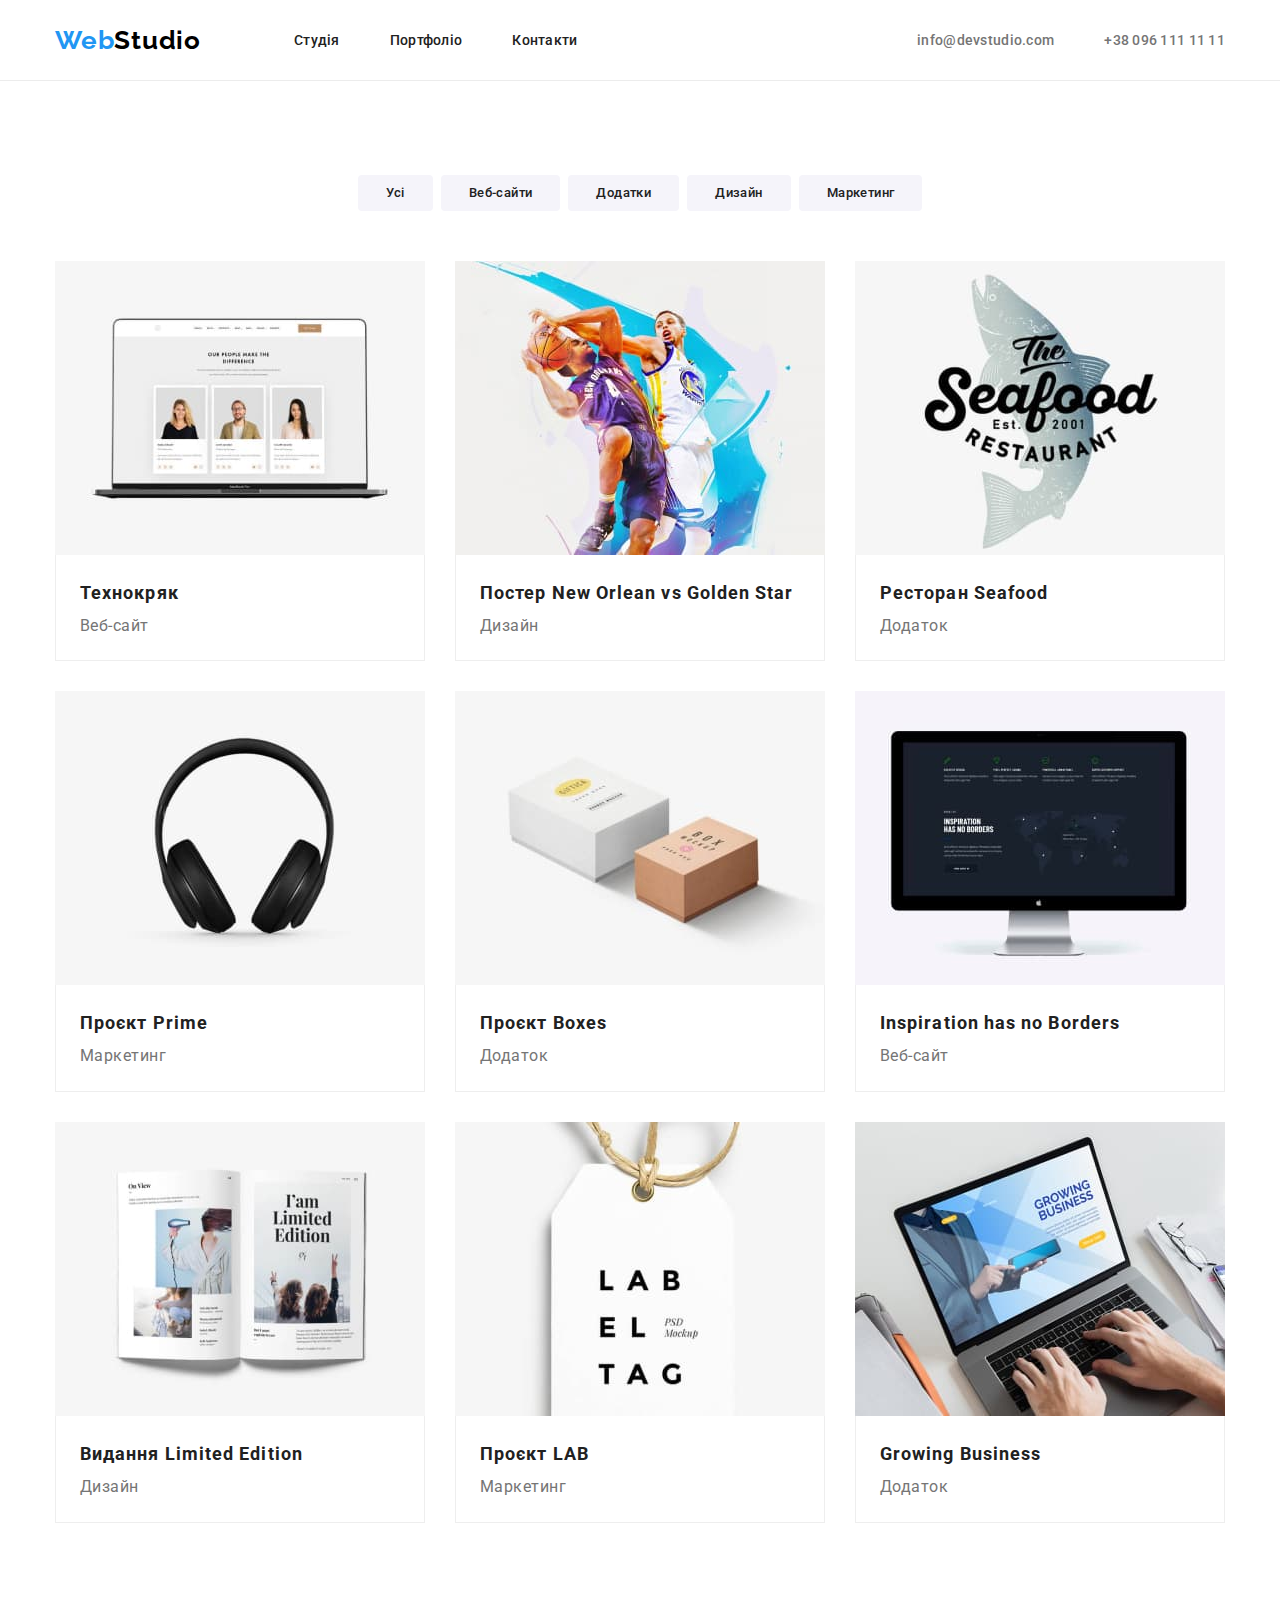
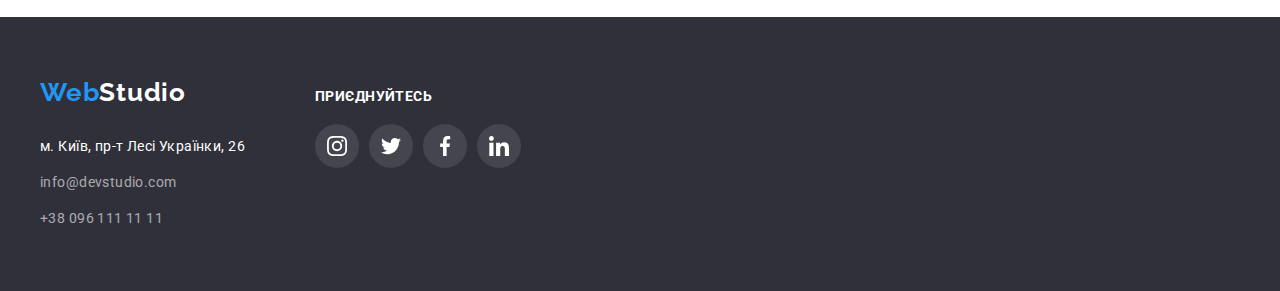
<file: portfolio.html>
<!DOCTYPE html>
<html lang="en">

<head>
    <meta charset="UTF-8" />
    <meta name="viewport" content="width=device-width, initial-scale=1.0" />
    <title>Portfolio</title>
    <!--FONTS-->
    <link rel="preconnect" href="https://fonts.googleapis.com" />
    <link rel="preconnect" href="https://fonts.gstatic.com" crossorigin />
    <link
        href="https://fonts.googleapis.com/css2?family=Raleway:ital,wght@0,100..900;1,100..900&family=Roboto:wght@400;500;700;900&display=swap"
        rel="stylesheet" />
    <!--CSS-->
    <link rel="stylesheet" href="./styles.css" />
</head>

<body>
    <!--HEADER SECTION-->
    <header class="header">
        <div class="container">
            <nav class="header-nav">
                <a class="header-logo" href="./index.html">Web<span class="header-logo-span">Studio</span></a>

                <ul class="header-list">
                    <li class="header-item">
                        <a class="header-link" href="./index.html">Студія</a>
                    </li>
                    <li class="header-item">
                        <a class="header-link" href="">Портфоліо</a>
                    </li>
                    <li class="header-item">
                        <a class="header-link" href="">Контакти</a>
                    </li>
                </ul>
            </nav>
            <div class="header-adress">
                <ul class="header-list">
                    <li class="header-item">
                        <a class="header-adress-link" href="mailto:info@devstudio.com">info@devstudio.com</a>
                    </li>
                    <li class="header-item">
                        <a class="header-adress-link" href="tel:+380961111111">+38 096 111 11 11</a>
                    </li>
                </ul>
            </div>
        </div>
    </header>
    <!--SECTION WORKS-->
    <section class="works">
        <div class="container">
            <!--works-nav-->
            <nav class="works-nav">
                <ul class="navigation-list">
                    <li class="navigation-item">
                        <button class="navigation-button" type="button">
                            <a class="navigation-link">Усі</a>
                        </button>
                    </li>
                    <li class="navigation-item">
                        <button class="navigation-button" type="button">
                            <a class="navigation-link">Веб-сайти</a>
                        </button>
                    </li>
                    <li class="navigation-item">
                        <button class="navigation-button" type="button">
                            <a class="navigation-link">Додатки</a>
                        </button>
                    </li>
                    <li class="navigation-item">
                        <button class="navigation-button" type="button">
                            <a class="navigation-link">Дизайн</a>
                        </button>
                    </li>
                    <li class="navigation-item">
                        <button class="navigation-button" type="button">
                            <a class="navigation-link">Маркетинг</a>
                        </button>
                    </li>
                </ul>
            </nav>
            <!--works-main-->
            <div class="works-main">
                <ul class="works-list">
                    <li class="works-item">
                        <img class="works-img" src="./images/works/work-1.jpg" alt="work-1" width="370" height="294" />
                        <div class="works-item-content">
                            <h3 class="works-subtitle">Технокряк</h3>
                            <p class="works-text">Веб-сайт</p>
                        </div>
                    </li>
                    <li class="works-item">
                        <img class="works-img" src="./images/works/work-2.jpg" alt="work-2" width="370" height="294" />
                        <div class="works-item-content">
                            <h3 class="works-subtitle">Постер New Orlean vs Golden Star</h3>
                            <p class="works-text">Дизайн</p>
                        </div>
                    </li>
                    <li class="works-item">
                        <img class="works-img" src="./images/works/work-3.jpg" alt="work-3" width="370" height="294" />
                        <div class="works-item-content">
                            <h3 class="works-subtitle">Ресторан Seafood</h3>
                            <p class="works-text">Додаток</p>
                        </div>
                    </li>
                    <li class="works-item">
                        <img class="works-img" src="./images/works/work-4.jpg" alt="work-4" width="370" height="294" />
                        <div class="works-item-content">
                            <h3 class="works-subtitle">Проєкт Prime</h3>
                            <p class="works-text">Маркетинг</p>
                        </div>
                    </li>
                    <li class="works-item">
                        <img class="works-img" src="./images/works/work-5.jpg" alt="work-5" width="370" height="294" />
                        <div class="works-item-content">
                            <h3 class="works-subtitle">Проєкт Boxes</h3>
                            <p class="works-text">Додаток</p>
                        </div>
                    </li>
                    <li class="works-item">
                        <img class="works-img" src="./images/works/work-6.jpg" alt="work-6" width="370" height="294" />
                        <div class="works-item-content">
                            <h3 class="works-subtitle">Inspiration has no Borders</h3>
                            <p class="works-text">Веб-сайт</p>
                        </div>
                    </li>
                    <li class="works-item">
                        <img class="works-img" src="./images/works/work-7.jpg" alt="work-7" width="370" height="294" />
                        <div class="works-item-content">
                            <h3 class="works-subtitle">Видання Limited Edition</h3>
                            <p class="works-text">Дизайн</p>
                        </div>
                    </li>
                    <li class="works-item">
                        <img class="works-img" src="./images/works/work-8.jpg" alt="work-8" width="370" height="294" />
                        <div class="works-item-content">
                            <h3 class="works-subtitle">Проєкт LAB</h3>
                            <p class="works-text">Маркетинг</p>
                        </div>
                    </li>
                    <li class="works-item">
                        <img class="works-img" src="./images/works/work-9.jpg" alt="work-9" width="370" height="294" />
                        <div class="works-item-content">
                            <h3 class="works-subtitle">Growing Business</h3>
                            <p class="works-text">Додаток</p>
                        </div>
                    </li>
                </ul>
            </div>
        </div>
    </section>
    <!--FOOTER-->
    <footer class="footer">
        <div class="container">
            <address class="footer-adress">
                <a class="footer-logo" href="./index.html">Web<span class="footer-span">Studio</span></a>
                <p class="adress-text">м. Київ, пр-т Лесі Українки, 26</p>

                <div class="footer-contact">
                    <ul class="footer-contact-list">
                        <li class="footer-contact-item">
                            <a class="footer-link" href="mailto:info@devstudio.com">info@devstudio.com</a>
                        </li>
                        <li class="footer-contact-item">
                            <a class="footer-link" href="tel:+380961111111">+38 096 111 11 11</a>
                        </li>
                    </ul>
                </div>
            </address>
            <div class="footer-social">
                <p class="footer-social-text">приєднуйтесь</p>
                <ul class="footer-social-list">
                    <li class="footer-social-item">
                        <a href="" class="footer-social-link">
                            <svg class="footer-social-svg" width="20" height="20">
                                <use href="./images/icons.svg#icon-instagram"></use>
                            </svg>
                        </a>
                    </li>
                    <li class="footer-social-item">
                        <a href="" class="footer-social-link">
                            <svg class="footer-social-svg" width="20" height="20">
                                <use href="./images/icons.svg#icon-twitter"></use>
                            </svg>
                        </a>
                    </li>
                    <li class="footer-social-item">
                        <a href="" class="footer-social-link">
                            <svg class="footer-social-svg" width="20" height="20">
                                <use href="./images/icons.svg#icon-facebook"></use>
                            </svg>
                        </a>
                    </li>
                    <li class="footer-social-item">
                        <a href="" class="footer-social-link">
                            <svg class="footer-social-svg" width="20" height="20">
                                <use href="./images/icons.svg#icon-linkedin"></use>
                            </svg>
                        </a>
                    </li>
                </ul>
            </div>
        </div>
    </footer>
</body>

</html>
</file>
<file: styles.css>
/* Base styles */
*,
*::before,
*::after {
  box-sizing: border-box;
}
body {
  color: #212121;
  background-color: #ffffff;
  font-family: Roboto, sans-serif;
  font-size: 16px;
  font-weight: 400;
  font-style: normal;
  margin: 0;
}

/*Comon Style*/
.container {
  width: 1200px;
  padding: 0px 15px 0px 15px;
  margin-left: auto;
  margin-right: auto;
}

.section {
  padding-top: 94px;
  padding-bottom: 94px;
}

.visually-hidden {
  position: absolute;
  white-space: nowrap;
  width: 1px;
  height: 1px;
  overflow: hidden;
  border: 0;
  padding: 0;
  clip: rect(0 0 0 0);
  clip-path: inset(50%);
  margin: -1px;
}
/*Reset Styles*/
h1,
h2,
h3,
h4,
h5,
h6,
p {
  margin: 0;
  padding: 0;
}

li,
ol {
  margin: 0;
  padding: 0;
}
a {
  color: currentColor;
  text-decoration: none;
}
ul,
ol {
  margin: 0;
  padding: 0;
  list-style-type: none;
}

button {
  font-family: inherit;
  color: currentColor;
  cursor: pointer;
  border: none;
}
.img {
  display: block;
  max-width: 100%;
}

/*Header*/
.header {
  border-bottom: 1px solid #ececec;
}
.header .container {
  display: flex;
  justify-content: space-between;
  align-items: center;
}

.header-nav {
  display: flex;
  align-items: center;
  gap: 93px;
}
.header-logo {
  color: #2196f3;
  font-size: 26px;
  font-family: Raleway;
  font-weight: 700;
  letter-spacing: 0.03em;
}
.header-logo-span {
  color: black;
}
.header-list {
  display: flex;
  gap: 50px;
}
.header-item {
}
.header-link {
  display: block;
  position: relative;
  font-size: 14px;
  font-weight: 500;
  letter-spacing: 0.02em;
  padding: 32px 0;
}
.header-link:hover,
.header-link:focus {
  color: #2196f3;
}
.header-link.active {
  color: #2196f3;
}

.header-link.active::after {
  content: '';
  display: block;
  position: absolute;
  bottom: 0;
  width: 100%;
  height: 4px;
  border-radius: 2px;
  background-color: #2196f3;
}
.header-adress {
}
.header-adress-link {
  display: flex;
  flex-direction: row-reverse;
  align-items: center;
  gap: 10px;
  color: #757575;
  font-size: 14px;
  font-weight: 500;
  letter-spacing: 0.02em;
  padding: 32px 0;
}

.svg-contact {
  fill: #757575;
}
.header-adress-link:hover,
.header-adress-link:focus {
  color: #2196f3;
}
.header-adress-link:hover .svg-contact,
.header-adress-link:focus .svg-contact {
  fill: #2196f3;
}

/*Hero*/
.hero {
  background-color: #2f303a;
  background-image: linear-gradient(
      rgba(47, 48, 58, 0.4),
      rgba(47, 48, 58, 0.4)
    ),
    url(./images/hero/hero-img.jpg);
  background-repeat: no-repeat;
  background-size: cover;
  padding: 200px 0;
}
.hero .container {
  display: flex;
  flex-direction: column;
  align-items: center;
  gap: 40px;
}
.hero-title {
  color: white;
  font-size: 44px;
  font-weight: 900;
  text-transform: uppercase;
  line-height: 1.36;
  letter-spacing: 0.06em;
  max-width: 696px;
  text-align: center;
}
.hero_butoom {
  background-color: #2196f3;
  color: white;
  font-weight: 700;
  line-height: 1.87;
  letter-spacing: 0.06em;
  min-width: 200px;
  height: 50px;
  border-radius: 4px;
  box-shadow: 0px 4px 4px 0px rgba(0, 0, 0, 0.15);
}

/*Advantages*/
.advantages {
  padding-bottom: 0;
}
.advantages-list {
  display: flex;
  flex-wrap: wrap;
  gap: 30px;
}
.advantages-item {
  width: 270px;
}
.advantages-svg-container {
  padding: 25px 100px;
  margin-bottom: 30px;
  border-radius: 4px;
  background-color: #f5f4fa;
}
.advantages-subtitle {
  font-size: 14px;
  font-weight: 700;
  text-transform: uppercase;
  letter-spacing: 0.03em;
  margin-bottom: 10px;
}
.advantages-text {
  color: #757575;
  font-size: 14px;
  line-height: 1.71;
  letter-spacing: 0.03em;
}

/*About me*/
.about {
}
.about-title {
  font-size: 36px;
  font-weight: 700;
  letter-spacing: 0.03em;
  text-align: center;
  margin-bottom: 50px;
}
.about-list {
  display: flex;
  flex-wrap: wrap;
  gap: 30px;
}
.about-item {
}

/*Our comand*/
.our-comand {
  background-color: #f5f4fa;
}
.comand-title {
  font-size: 36px;
  font-weight: 700;
  letter-spacing: 0.03em;
  text-align: center;
  margin-bottom: 50px;
  margin-left: auto;
  margin-right: auto;
}
.comand-list {
  display: flex;
  flex-wrap: wrap;
  gap: 30px;
}
.comand-item {
  text-align: center;
  border-radius: 0px 0px 4px 4px;
  background: #fff;
  box-shadow: 0px 1px 3px 0px rgba(0, 0, 0, 0.12),
    0px 1px 1px 0px rgba(0, 0, 0, 0.14), 0px 2px 1px 0px rgba(0, 0, 0, 0.2);
}
.comand-img {
  margin-bottom: 30px;
}
.comand-wrapper {
  margin-bottom: 30px;
}
.comand-subtitle {
  font-weight: 500;
  letter-spacing: 0.03em;
  margin-bottom: 10px;
}
.comand-text {
  display: block;
  color: #757575;
  letter-spacing: 0.03em;
  margin-bottom: 16px;
}

.comand-svg-list {
  display: flex;
  gap: 10px;
  justify-content: center;
  align-items: center;
}
.comand-svg-item {
  width: 44px;
  height: 44px;
}
.comand-svg-link {
  display: flex;
  justify-content: center;
  align-items: center;
  width: 100%;
  height: 100%;
  border-radius: 50%;
}
.comand-svg-link:hover,
.comand-svg-link:focus {
  background-color: #2196f3;
}

.comand-svg {
  fill: #afb1b8;
}
.comand-svg-link:hover .comand-svg,
.comand-svg-link:focus .comand-svg {
  fill: #ffffff;
}
/*Regular Customers*/
.customers {
}
.section {
}
.container {
}
.customers-title {
  font-size: 36px;
  font-weight: 700;
  letter-spacing: 0.03em;
  text-align: center;
  margin-bottom: 50px;
  margin-left: auto;
  margin-right: auto;
}
.customers-list {
  display: flex;
  gap: 30px;
}
.customers-item {
  width: 170px;
  height: 92px;
  border-radius: 4px;
  border: 1px solid #afb1b8;
}
.customers-link {
  display: flex;
  justify-content: center;
  align-items: center;
  width: 100%;
  height: 100%;
  border-radius: 4px;
  border: 1px solid #afb1b8;
}
.customers-link:hover,
.customers-link:focus {
  border-radius: 4px;
  border: 1px solid #2196f3;
}

.customers-svg {
  fill: #afb1b8;
}

.customers-link:hover .customers-svg,
.customers-link:focus .customers-svg {
  fill: #2196f3;
}

/*Footer*/
.footer {
  background-color: #2f303a;
}
.footer .container {
  display: flex;
  align-items: baseline;
  padding: 60px 0;
}
.footer-logo {
  display: inline-block;
  color: #2196f3;
  font-size: 26px;
  font-family: Raleway;
  font-style: normal;
  font-weight: 700;
  letter-spacing: 0.03em;
  margin-bottom: 28px;
}
.footer-span {
  color: white;
}
.footer-adress {
  max-width: 231px;
  margin-right: 70px;
}
.adress-text {
  color: white;
  font-size: 14px;
  line-height: 1.71;
  letter-spacing: 0.03em;
  font-style: normal;
  margin-bottom: 12px;
}
.footer-contact {
}
.footer-contact-list {
  display: flex;
  flex-direction: column;
  gap: 12px;
}
.footer-contact-item {
}
.footer-link {
  color: rgba(255, 255, 255, 0.6);
  font-size: 14px;
  line-height: 1.71;
  letter-spacing: 0.03em;
  font-style: normal;
}

.footer-social {
  display: flex;
  flex-direction: column;
  gap: 20px;
}
.footer-social-text {
  color: #fff;
  font-size: 14px;
  font-weight: 700;
  line-height: normal;
  letter-spacing: 0.03em;
  text-transform: uppercase;
}
.footer-social-list {
  display: flex;
  gap: 10px;
}
.footer-social-item {
  width: 44px;
  height: 44px;
}
.footer-social-link {
  display: flex;
  justify-content: center;
  align-items: center;
  width: 100%;
  height: 100%;
  background-color: rgba(255, 255, 255, 0.1);
  border-radius: 50%;
}
.footer-social-link:hover,
.footer-social-link:focus {
  background-color: #2196f3;
}
.footer-social-svg {
  fill: #ffffff;
}
.footer-social-link:hover .footer-social-svg,
.footer-social-link:focus .footer-social-svg {
  fill: #ffffff;
}

/*PORTFOLIO*/
/*Section Works*/
.works {
  padding-top: 94px;
  padding-bottom: 94px;
}
/*works-nav*/
.works-nav {
  margin-bottom: 50px;
}
.navigation-list {
  display: flex;
  gap: 8px;
  justify-content: center;
}
.navigation-item {
}
.navigation-button {
  background-color: #f5f4fa;
  border-radius: 4px;
  border: none;
}
.navigation-button:hover,
.navigation-button:focus {
  background-color: #2196f3;
  color: white;
  box-shadow: 0px 3px 1px 0px rgba(0, 0, 0, 0.1),
    0px 1px 2px 0px rgba(0, 0, 0, 0.08), 0px 2px 2px 0px rgba(0, 0, 0, 0.12);
}

.navigation-link {
  display: block;
  font-weight: 500;
  line-height: 1.62;
  letter-spacing: 0.03em;
  padding: 6px 22px;
}

/*works-main*/
.works-main {
}
.works-list {
  display: flex;
  flex-wrap: wrap;
  gap: 30px;
}
.works-item {
  width: calc((100% - 2 * 30px) / 3);
}
.works-item:hover {
  box-shadow: 0px 1px 1px 0px rgba(0, 0, 0, 0.12),
    0px 4px 4px 0px rgba(0, 0, 0, 0.06), 1px 4px 6px 0px rgba(0, 0, 0, 0.16);
}
.works-img {
  display: block;
}
.works-item-content {
  padding: 20px 24px;
  border: 1px solid #eee;
  border-top: none;
}

.works-subtitle {
  font-size: 18px;
  font-weight: 700;
  line-height: 2;
  letter-spacing: 0.06em;
}
.works-text {
  color: #757575;
  line-height: 1.87;
  letter-spacing: 0.03em;
}
</file>
